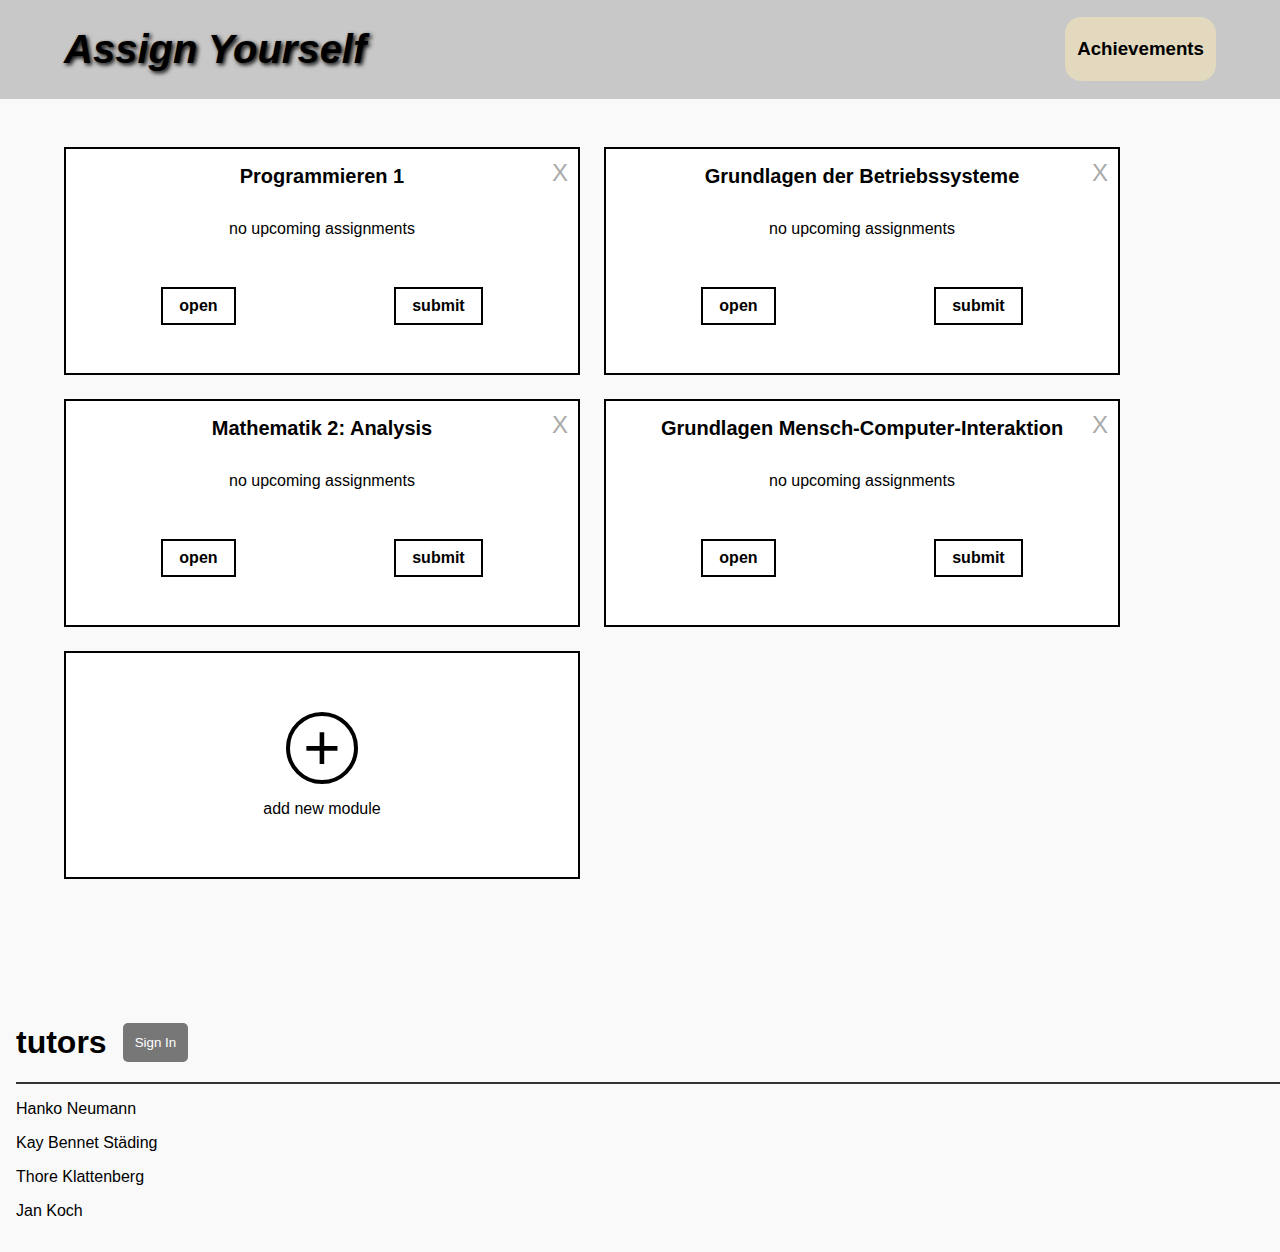
<file: index.html>
<!DOCTYPE html>
<html lang="en">
  <head>
    <meta charset="UTF-8" />
    <meta name="viewport" content="width=device-width, initial-scale=1.0" />
    <title>Assign Yourself</title>
    <link rel="stylesheet" href="styles/shared.css" />
    <link rel="stylesheet" href="styles/index.css" />
    <link rel="stylesheet" href="styles/modal.css" />
  </head>
  <body>
    <header>
      <h1 class="header">Assign Yourself</h1>
      <a class="achievement-link" href="pages/achievements.html"><h3>Achievements</h3></a>
    </header>
    <div class="moduleWrapper"></div>
    <div id="modal" class="modal hidden"></div>
    <script type="module" src="js/index.js"></script>
  </body>
</html>
</file>
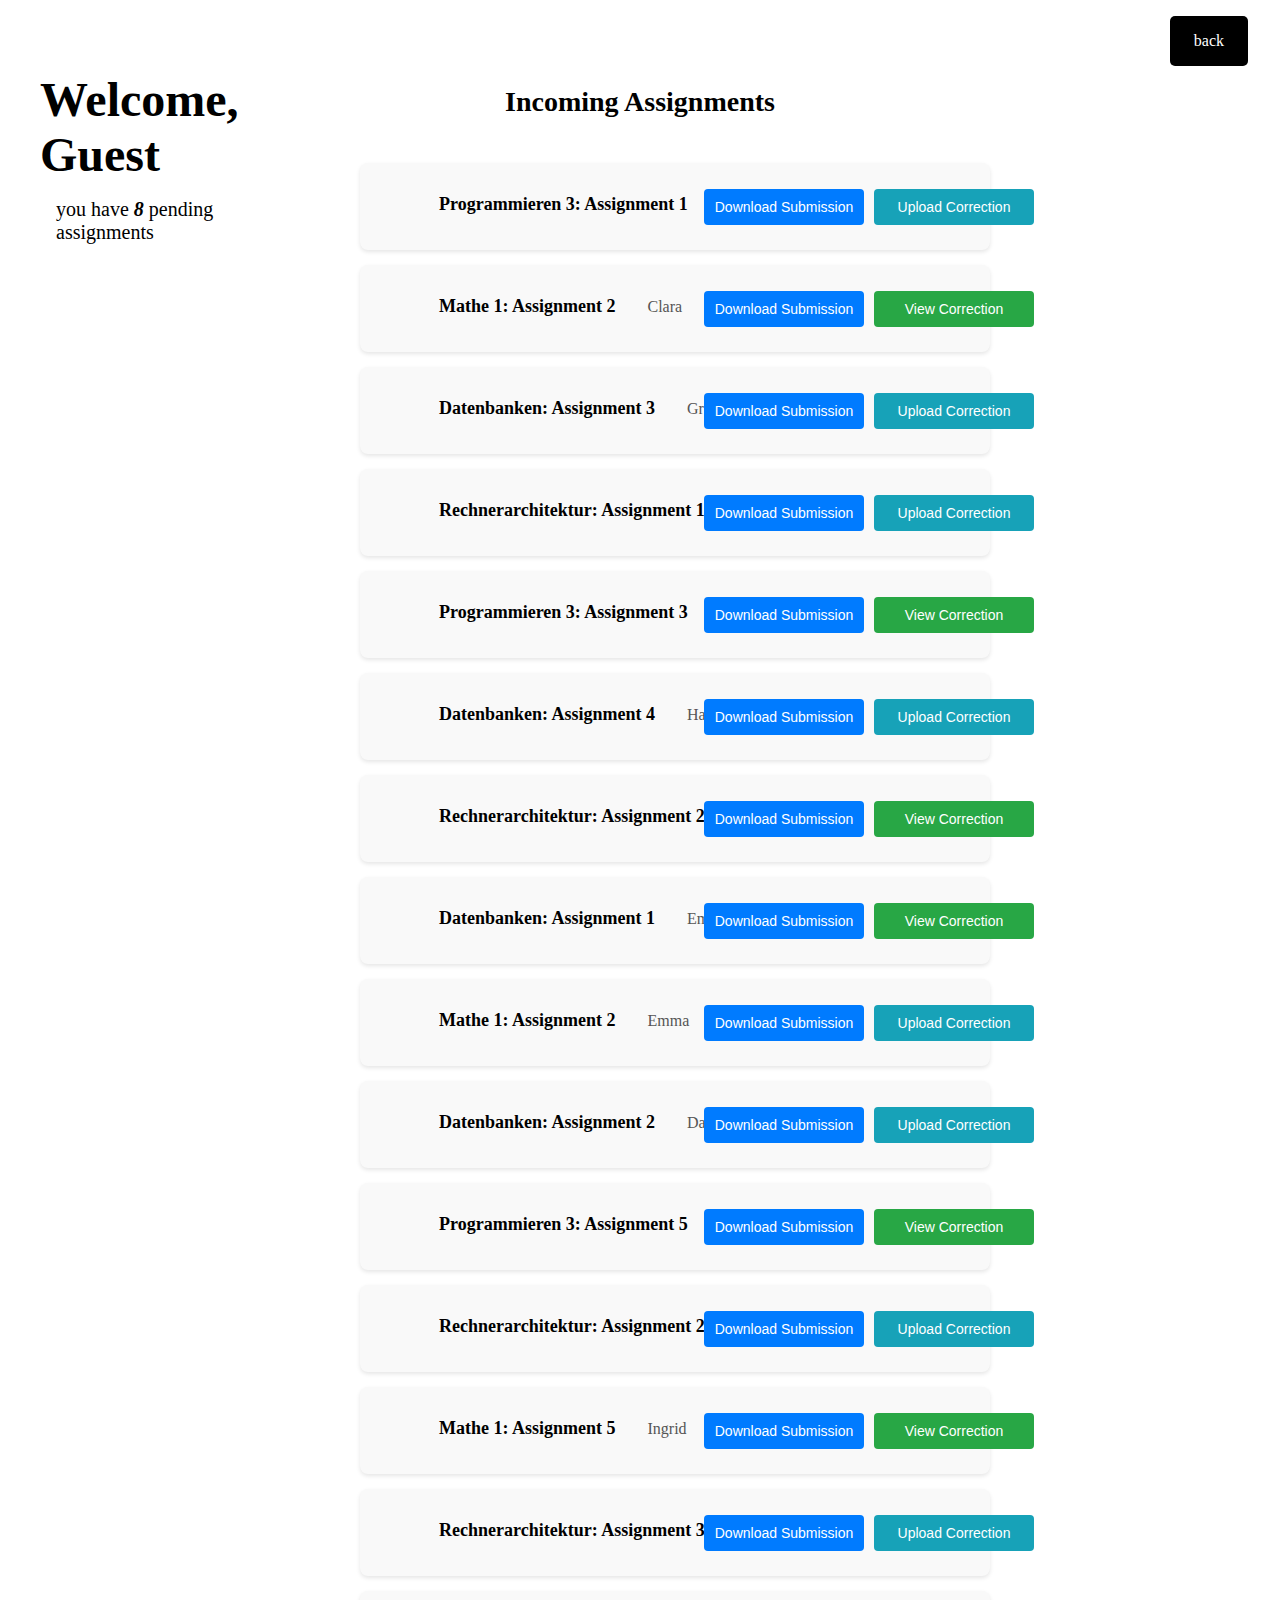
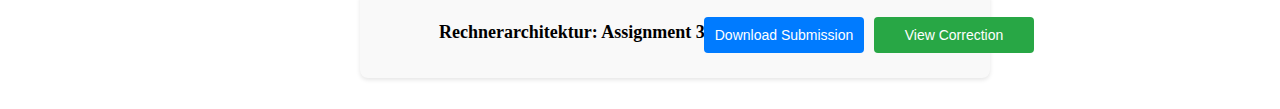
<file: pages/[tutor].html>
<!DOCTYPE html>
<html lang="en">
  <head>
    <meta charset="UTF-8" />
    <meta name="viewport" content="width=device-width, initial-scale=1.0" />
    <title>Tutor Page</title>
    <link rel="stylesheet" href="../styles/tutor.css" />
    <!-- Add your CSS file -->
  </head>
  <body>
    <a href="../index.html" class="back-button">back</a>
    <input type="file" id="file" style="display: none" />
    <label for="file" class="mocklabel" style="display: none"></label>
    <div class="headerDiv">
      <h1>Welcome, <span id="tutor-name"></span></h1>
      <span id="pending-assignments"
        >you have <span id="pending-assignments-num">no</span> pending assignments</span
      >
    </div>
    <div id="tutor-container" class="tutor-container">
      <!-- Incoming Assignments List -->
      <div id="assignments-list">
        <h2>Incoming Assignments</h2>
        <ul id="assignment-items">
          <!-- List of assignments will be populated here -->
        </ul>
      </div>
    </div>
  </body>
  <script type="module" src="../js/tutor.js"></script>
</html>
</file>
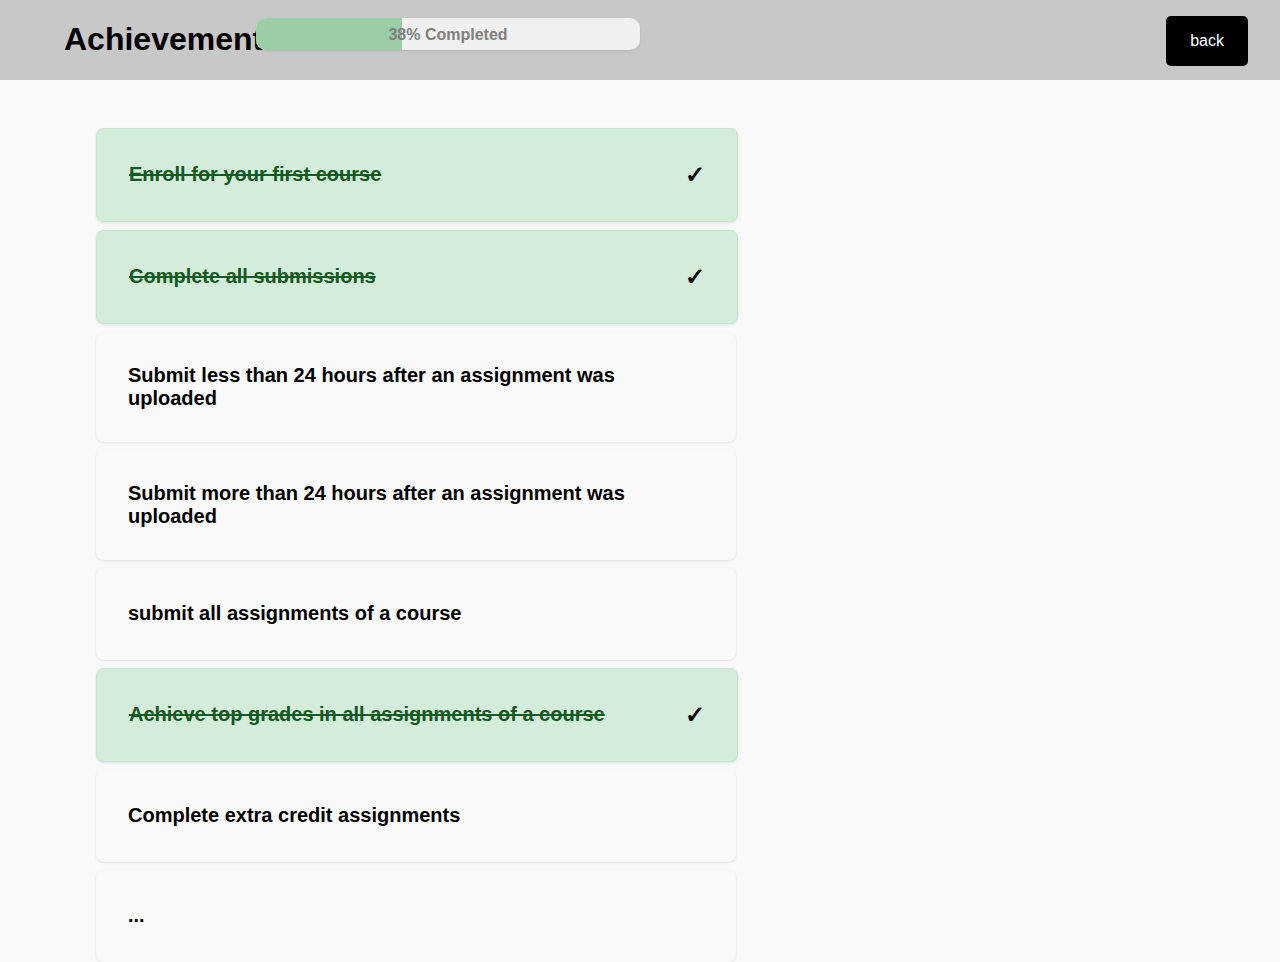
<file: pages/achievements.html>
<!DOCTYPE html>
<html lang="en">
  <head>
    <meta charset="UTF-8" />
    <meta name="viewport" content="width=device-width, initial-scale=1.0" />
    <title>Assign Yourself - achievements</title>
    <link rel="stylesheet" href="../styles/shared.css" />
    <link rel="stylesheet" href="../styles/achievements.css" />
  </head>
  <body>
    <div class="headerDiv">
      <header>
        <h1 class="header">Achievements</h1>
        <div class="progressContainer">
          <div class="progressBar">
            <div class="progressFill"></div>
          </div>
          <span class="progressText">0% Completed</span>
        </div>
        <a href="../index.html" class="back-button">back</a>
      </header>
    </div>
    <div class="content">
      <ul class="checkboxList"></ul>
    </div>
    <script type="module" src="../js/achievements.js"></script>
  </body>
</html>
</file>
<file: styles/shared.css>
body {
  font-family: Arial, sans-serif;
  height: 100vh;
  margin: 0;
  background-color: #f9f9f9;
}

.buttons {
  margin-top: 5.5vh;
  display: flex;
  justify-content: space-around;
}

.button {
  border: 2px solid #000;
  padding: 8px 16px;
  cursor: pointer;
  text-align: center;
  text-decoration: none;
  background-color: #fff;
  color: #000000;
  font-size: 1rem;
  font-weight: bold;
}

.button:hover {
  background-color: #eee5cc;
}

header {
  display: flex;
  justify-content: space-between;
  margin-bottom: 16px;
  align-items: center;
  flex-direction: row;
  background-color: rgb(200, 200, 200);
  padding-left: 4rem;
  padding-right: 4rem;
}

.header {
  font-size: 2rem;
  font-weight: bold;
}

.content {
  padding-left: 4rem;
}

.back-button {
  background-color: #000000;
  color: #fff;
  padding: 0.5rem 1rem;
  border: none;
  border-radius: 5px;
  cursor: pointer;
  position: absolute;
  top: 1rem;
  right: 2rem;
  text-decoration: none;
  padding: 1rem;
  padding-left: 1.5rem;
  padding-right: 1.5rem;
}

.back-button:hover {
  background-color: #333;
}
</file>
<file: styles/index.css>
.courseCard,
.addModuleCard {
  border: 2px solid #000;
  padding: 16px;
  width: 30rem;
  text-align: center;
  background-color: #fff;
  height: 12rem;
}

.header {
  font-size: 2.5rem;
  font-style: italic;
  text-shadow: 2px 2px 4px #000;
  color: #000000;
}

.achievement-link {
  text-decoration: none;
  color: #000000;
  background-color: #e2d9bf;
  padding: 0.15rem 0.75rem;
  border-radius: 1rem;
}
.achievement-link:hover {
  background-color: #d9cfae;
}

.addModuleCard {
  display: flex;
  justify-content: center;
  align-items: center;
  flex-direction: column;
}

.addModule {
  cursor: pointer;
  font-size: 4rem;
  width: 4rem;
  height: 4rem;
  text-align: center;
  line-height: 4rem;
  border-radius: 50%;
  border: 4px solid #000;
  margin-bottom: 1rem;
}

.addModule:hover {
  background-color: #e3e39e;
}

.course-title {
  font-weight: 600;
  font-size: 1.25rem;
  margin-bottom: 2rem;
}

.course-info {
  margin-top: 1rem;
  font-size: 1rem;
  margin-bottom: 2rem;
}

.moduleWrapper {
  padding-left: 4rem;
  padding-right: 4rem;
  padding-top: 2rem;
  display: flex;
  justify-content: left;
  align-items: center;
  flex-wrap: wrap;
  gap: 24px;
}

.tutor-wrapper {
  display: flex;
  align-items: center;
  gap: 1rem;
  border-bottom: 2px solid #333;
}

.footerDiv {
  margin-top: 12vh;
  width: 100vw;
  padding: 1rem;
}

.sign-in-button {
  background-color: #777777;
  color: #fff;
  padding: 0.75rem 0.75rem;
  border: none;
  border-radius: 5px;
  cursor: pointer;
}

.sign-in-button:hover {
  color: #000000;
  background-color: #929292;
}
</file>
<file: styles/modal.css>
.modal {
  position: fixed;
  top: 0;
  left: 0;
  width: 100%;
  height: 100%;
  background: rgba(0, 0, 0, 0.5);
  display: flex;
  align-items: center;
  justify-content: center;
  z-index: 1000;
}

.hidden {
  display: none;
}

.modal-content {
  width: 400px;
  padding: 20px;
  background-color: #fff;
  border-radius: 8px;
  box-shadow: 0 4px 8px rgba(0, 0, 0, 0.1);
  position: relative;
}

.close-button {
  position: absolute;
  top: 10px;
  right: 10px;
  font-size: 24px;
  color: #aaa;
  cursor: pointer;
}

.close-button:hover {
  color: #333;
}

.modal-header {
  font-size: 24px;
  margin-bottom: 20px;
  text-align: center;
}

.assignment-form {
  display: flex;
  flex-direction: column;
  gap: 15px;
}

.assignment-label,
.file-label {
  font-size: 16px;
}

.assignment-input,
.file-input {
  font-size: 16px;
  border: 1px solid #ccc;
  border-radius: 4px;
  padding: 0.5rem;
  width: 100%;
  align-self: center;
}

/* Close button styling */
.close-button {
  position: absolute;
  top: 10px;
  right: 10px;
  font-size: 24px;
  color: #aaa;
  cursor: pointer;
}

.close-button:hover {
  color: #333;
}

.modal-header {
  font-size: 24px;
  margin-bottom: 20px;
  text-align: center;
}

.module-form {
  display: flex;
  flex-direction: column;
  gap: 10px;
}

.module-label {
  font-size: 16px;
}

.module-input {
  padding: 8px;
  font-size: 16px;
  border: 1px solid #ccc;
  border-radius: 4px;
  padding: 0.5rem;
  width: 100%;
  align-self: center;
}

.modal-submit-button {
  padding: 10px;
  background-color: #007bff;
  color: #fff;
  border: none;
  border-radius: 4px;
  cursor: pointer;
  font-size: 16px;
  width: 100%;
}

.deletion-header {
  font-size: 18px;
  margin-bottom: 20px;
  text-align: center;
}

.modal-confirmation-buttons {
  margin-left: 4rem;
  margin-right: 4rem;
  display: flex;
  justify-content: space-between;
  align-items: center;
  gap: 1rem;
}

.modal-delete-button,
.modal-dontdelete-button {
  padding: 10px 20px;
  font-size: 16px;
  border: none;
  border-radius: 4px;
  cursor: pointer;
  transition: background-color 0.3s ease;
}

.modal-delete-button {
  background-color: #91545a;
  color: #fff;
}

.modal-delete-button:hover {
  background-color: #c82333;
}

.modal-dontdelete-button {
  background-color: #7eb32a;
  color: #fff;
}

.modal-dontdelete-button:hover {
  background-color: #396d44;
}

.to-be-deleted {
  animation: shrink 0.4s forwards;
}

@keyframes shrink {
  from {
    transform: scale(1);
  }
  to {
    width: 0;
    height: 0;
    transform: scale(0);
  }
}

.tutor-input,
.password-input {
  padding: 8px 12px;
  font-size: 16px;
  border: 1px solid #ccc;
  border-radius: 4px;
  width: 85%;
  align-self: center;
  margin-bottom: 10px;
}
</file>
<file: styles/tutor.css>
.headerDiv {
  display: flex;
  flex-direction: column;
  margin-bottom: 20px;
  padding: 2rem;
  gap: -1rem;
  width: 20%;
}

#pending-assignments {
  margin-left: 1rem;
  font-size: 1.25rem;
}

#pending-assignments-num {
  font-weight: bolder;
  font-style: italic;
}

h1 {
  margin-bottom: 1rem;
  font-size: 3rem;
}

h2 {
  margin-bottom: 1rem;
  font-size: 1.75rem;
  text-align: center;
  margin-bottom: 5vh;
}

.tutor-container {
  position: absolute;
  top: 7%;
  width: 50%;
  left: 25%;
}
.assignment-item {
  display: flex;
  flex-direction: column;
  background-color: #f9f9f9;
  padding: 15px;
  margin-bottom: 15px;
  border-radius: 8px;
  box-shadow: 0 2px 4px rgba(0, 0, 0, 0.1);
  width: 100%;
}

.assignment-item:hover {
  background-color: #c7c7c7;
}

.assignment-items {
  display: flex;
  flex-direction: column;
  margin-top: 10;
  width: 100%;
}

.assignment-info {
  display: flex;
  align-items: center;
  justify-content: center;
  flex-direction: row;
  gap: 2rem;
}

.assignment-title {
  font-size: 18px;
  font-weight: bold;
  margin-bottom: 4px;
  white-space: nowrap;
}

.assignment-stuff-wrapper {
  display: flex;
  flex-direction: row;
  gap: 2rem;
  justify-content: space-between;
  align-items: center;
  padding-left: 4rem;
  padding-right: 4rem;
  padding-top: 1rem;
  padding-bottom: 1rem;
}

.assignment-student {
  font-size: 16px;
  margin-bottom: 4px;
  color: #555;
}

.assignment-status {
  font-size: 14px;
  font-weight: bold;
  color: #dc3545;
}

.corrected {
  color: #28a745;
}

.assignment-buttons {
  display: flex;
  flex-direction: row;
  gap: 10px;
  width: 100%;
  position: absolute;
  right: -30vw;
}

button {
  padding: 10px;
  font-size: 14px;
  border: none;
  border-radius: 4px;
  cursor: pointer;
  width: 10rem;
}

.download-button {
  background-color: #007bff;
  color: white;
}

.download-button:hover {
  background-color: #0056b3;
}

.correction-button {
  background-color: #28a745;
  color: white;
}

.correction-button:hover {
  background-color: #218838;
}

.upload-correction-button {
  background-color: #ffc107;
  color: white;
}

.upload-correction-button:hover {
  background-color: #e0a800;
}

.unavailable {
  background-color: #ccc;
  cursor: not-allowed;
  color: #666;
}

.unavailable:hover {
  background-color: #ccc;
}

.upload-correction {
  background-color: #17a2b8;
  color: white;
}

.upload-correction:hover {
  background-color: #138496;
}

.back-button {
  background-color: #000000;
  color: #fff;
  padding: 0.5rem 1rem;
  border: none;
  border-radius: 5px;
  cursor: pointer;
  position: absolute;
  top: 1rem;
  right: 2rem;
  text-decoration: none;
  padding: 1rem;
  padding-left: 1.5rem;
  padding-right: 1.5rem;
}

.back-button:hover {
  background-color: #333;
}
</file>
<file: styles/achievements.css>
ul {
  list-style-type: none;
  margin: 0;
  padding: 0;
}

.content {
  margin: 2rem;
  margin-top: 3rem;
}

li {
  padding: 2rem;
  margin-bottom: 0.5rem;
  background-color: #f9f9f9;
  border-radius: 8px;
  display: flex;
  justify-content: space-between;
  align-items: center;
  transition: background-color 0.3s, box-shadow 0.3s;
  box-shadow: 0 1px 3px rgba(0, 0, 0, 0.1);
  cursor: pointer;
  width: 50%;
}

li:hover {
  background-color: #eeeed9;
  box-shadow: 0 2px 6px rgba(0, 0, 0, 0.15);
}

.achievementContent {
  display: flex;
  justify-content: space-between;
  align-items: center;
  width: 100%;
}

.achievementLabel {
  font-size: 1.25rem;
  font-weight: 600;
  color: #000000;
}

.achievementCheckmark {
  font-size: 1.5rem;
  font-weight: bolder;
  color: #000000;
  visibility: hidden;
}

.achievementItem.completed {
  background-color: #d4edda;
  border: 1px solid #c3e6cb;
}

.achievementItem.completed .achievementLabel {
  color: #125923;
  text-decoration: line-through;
}

.achievementItem.completed .achievementCheckmark {
  visibility: visible;
  opacity: 1;
}

.progressContainer {
  position: absolute;
  left: 20%;
  width: 30%;
  top: 2vh;
  margin-bottom: 1rem;
  text-align: center;
}

.progressBar {
  width: 100%;
  height: 2rem;
  background-color: #f0f0f0;
  border-radius: 10px;
  overflow: hidden;
  box-shadow: 0 1px 3px rgba(0, 0, 0, 0.1);
}

.progressFill {
  height: 100%;
  width: 0;
  background-color: #9acea6;
  transition: width 0.3s;
}

.progressText {
  position: relative;
  top: -1.5rem;
  color: #7f7f7f;
  font-weight: 700;
}
</file>
